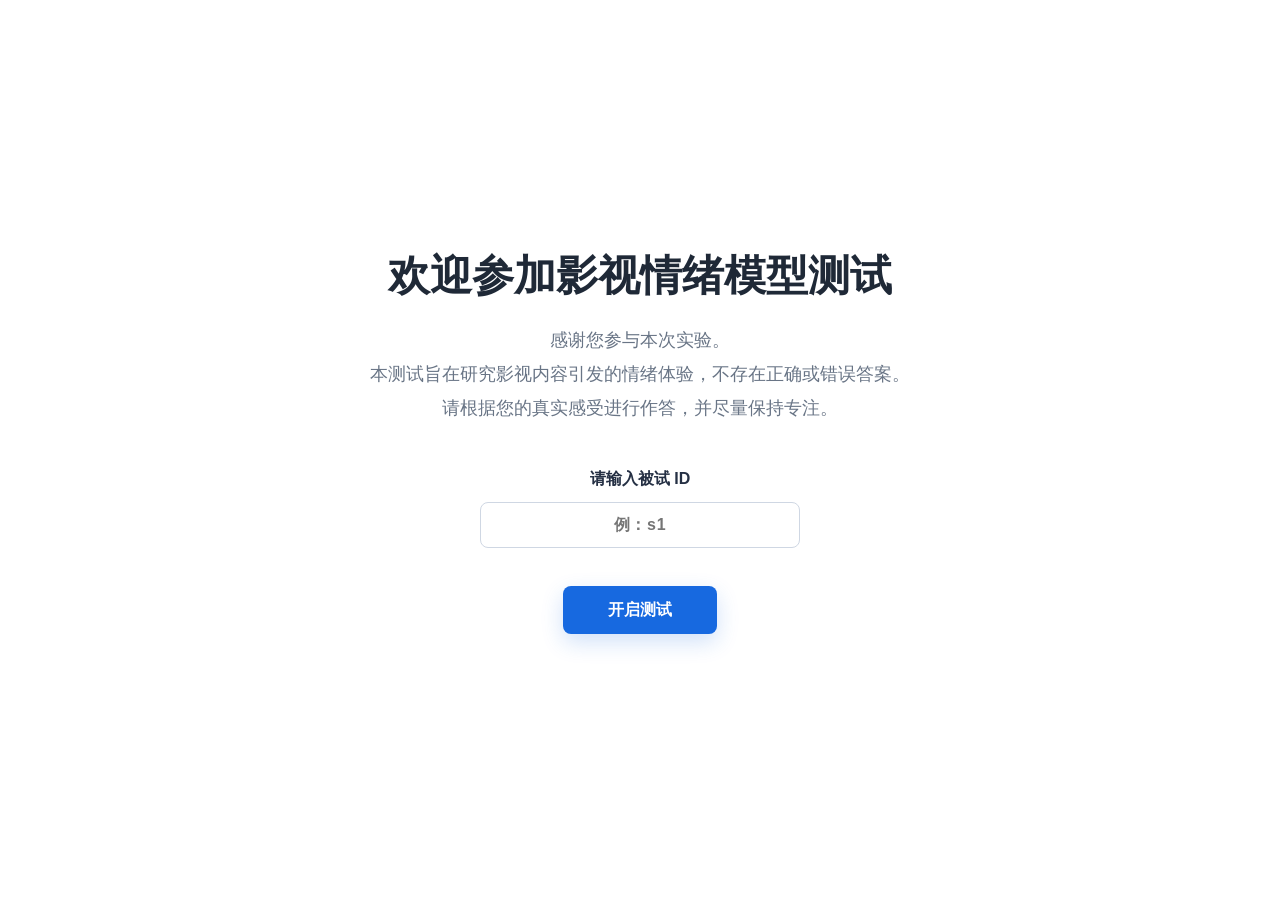
<file: index.html>
<!doctype html>
<html lang="zh-CN">
  <head>
    <meta charset="UTF-8" />
    <meta name="viewport" content="width=device-width, initial-scale=1.0" />
    <title>EEG Emotion Assessment</title>
    <link rel="stylesheet" href="./styles.css" />
  </head>
  <body>
    <main class="app-shell">
      <form
        class="survey-card"
        id="surveyForm"
        name="eeg-emotion-assessment"
        method="POST"
        data-netlify="true"
        netlify-honeypot="bot-field"
        action="/success.html"
        aria-live="polite"
      >
        <input type="hidden" name="form-name" value="eeg-emotion-assessment" />
        <p class="hidden-field">
          <label>Do not fill this out: <input name="bot-field" /></label>
        </p>
        <div id="netlifyFields">
          <input type="hidden" name="participant_id" id="field_participant_id" />
          <input type="hidden" name="submitted_at" id="field_submitted_at" />
          <input type="hidden" name="gender" id="field_gender" />
          <input type="hidden" name="age" id="field_age" />
          <input type="hidden" name="handedness" id="field_handedness" />
          <input type="hidden" name="neurological_disease" id="field_neurological_disease" />
          <input type="hidden" name="neurological_disease_detail" id="field_neurological_disease_detail" />
          <input type="hidden" name="psychological_diagnosis" id="field_psychological_diagnosis" />
          <input type="hidden" name="psychological_diagnosis_detail" id="field_psychological_diagnosis_detail" />
          <input type="hidden" name="head_injury" id="field_head_injury" />
          <input type="hidden" name="head_injury_detail" id="field_head_injury_detail" />
          <input type="hidden" name="cns_medication" id="field_cns_medication" />
          <input type="hidden" name="cns_medication_detail" id="field_cns_medication_detail" />
          <input type="hidden" name="baseline_valence" id="field_baseline_valence" />
          <input type="hidden" name="baseline_arousal" id="field_baseline_arousal" />
          <input type="hidden" name="video1_hold_start_time" id="field_video1_hold_start_time" />
          <input type="hidden" name="video1_hold_complete_time" id="field_video1_hold_complete_time" />
          <input type="hidden" name="video1_hold_duration_ms" id="field_video1_hold_duration_ms" />
          <input type="hidden" name="video1_hold_page_name" id="field_video1_hold_page_name" />
          <input type="hidden" name="video1_overall_valence" id="field_video1_overall_valence" />
          <input type="hidden" name="video1_overall_arousal" id="field_video1_overall_arousal" />
          <input type="hidden" name="video1_timeline_arousal_0s" id="field_video1_timeline_arousal_0s" />
          <input type="hidden" name="video1_timeline_arousal_10s" id="field_video1_timeline_arousal_10s" />
          <input type="hidden" name="video1_timeline_arousal_20s" id="field_video1_timeline_arousal_20s" />
          <input type="hidden" name="video1_timeline_arousal_30s" id="field_video1_timeline_arousal_30s" />
          <input type="hidden" name="video1_timeline_arousal_40s" id="field_video1_timeline_arousal_40s" />
          <input type="hidden" name="video1_timeline_arousal_50s" id="field_video1_timeline_arousal_50s" />
          <input type="hidden" name="video1_timeline_arousal_60s" id="field_video1_timeline_arousal_60s" />
          <input type="hidden" name="video1_timeline_arousal_70s" id="field_video1_timeline_arousal_70s" />
          <input type="hidden" name="video1_timeline_arousal_80s" id="field_video1_timeline_arousal_80s" />
          <input type="hidden" name="video1_timeline_arousal_90s" id="field_video1_timeline_arousal_90s" />
          <input type="hidden" name="video1_familiarity" id="field_video1_familiarity" />
          <input type="hidden" name="video2_hold_start_time" id="field_video2_hold_start_time" />
          <input type="hidden" name="video2_hold_complete_time" id="field_video2_hold_complete_time" />
          <input type="hidden" name="video2_hold_duration_ms" id="field_video2_hold_duration_ms" />
          <input type="hidden" name="video2_hold_page_name" id="field_video2_hold_page_name" />
          <input type="hidden" name="video2_overall_valence" id="field_video2_overall_valence" />
          <input type="hidden" name="video2_overall_arousal" id="field_video2_overall_arousal" />
          <input type="hidden" name="video2_timeline_arousal_0s" id="field_video2_timeline_arousal_0s" />
          <input type="hidden" name="video2_timeline_arousal_10s" id="field_video2_timeline_arousal_10s" />
          <input type="hidden" name="video2_timeline_arousal_20s" id="field_video2_timeline_arousal_20s" />
          <input type="hidden" name="video2_timeline_arousal_30s" id="field_video2_timeline_arousal_30s" />
          <input type="hidden" name="video2_timeline_arousal_40s" id="field_video2_timeline_arousal_40s" />
          <input type="hidden" name="video2_timeline_arousal_50s" id="field_video2_timeline_arousal_50s" />
          <input type="hidden" name="video2_timeline_arousal_60s" id="field_video2_timeline_arousal_60s" />
          <input type="hidden" name="video2_timeline_arousal_70s" id="field_video2_timeline_arousal_70s" />
          <input type="hidden" name="video2_timeline_arousal_80s" id="field_video2_timeline_arousal_80s" />
          <input type="hidden" name="video2_timeline_arousal_90s" id="field_video2_timeline_arousal_90s" />
          <input type="hidden" name="video2_familiarity" id="field_video2_familiarity" />
          <input type="hidden" name="video3_hold_start_time" id="field_video3_hold_start_time" />
          <input type="hidden" name="video3_hold_complete_time" id="field_video3_hold_complete_time" />
          <input type="hidden" name="video3_hold_duration_ms" id="field_video3_hold_duration_ms" />
          <input type="hidden" name="video3_hold_page_name" id="field_video3_hold_page_name" />
          <input type="hidden" name="video3_overall_valence" id="field_video3_overall_valence" />
          <input type="hidden" name="video3_overall_arousal" id="field_video3_overall_arousal" />
          <input type="hidden" name="video3_timeline_arousal_0s" id="field_video3_timeline_arousal_0s" />
          <input type="hidden" name="video3_timeline_arousal_10s" id="field_video3_timeline_arousal_10s" />
          <input type="hidden" name="video3_timeline_arousal_20s" id="field_video3_timeline_arousal_20s" />
          <input type="hidden" name="video3_timeline_arousal_30s" id="field_video3_timeline_arousal_30s" />
          <input type="hidden" name="video3_timeline_arousal_40s" id="field_video3_timeline_arousal_40s" />
          <input type="hidden" name="video3_timeline_arousal_50s" id="field_video3_timeline_arousal_50s" />
          <input type="hidden" name="video3_timeline_arousal_60s" id="field_video3_timeline_arousal_60s" />
          <input type="hidden" name="video3_timeline_arousal_70s" id="field_video3_timeline_arousal_70s" />
          <input type="hidden" name="video3_timeline_arousal_80s" id="field_video3_timeline_arousal_80s" />
          <input type="hidden" name="video3_timeline_arousal_90s" id="field_video3_timeline_arousal_90s" />
          <input type="hidden" name="video3_familiarity" id="field_video3_familiarity" />
          <input type="hidden" name="video4_hold_start_time" id="field_video4_hold_start_time" />
          <input type="hidden" name="video4_hold_complete_time" id="field_video4_hold_complete_time" />
          <input type="hidden" name="video4_hold_duration_ms" id="field_video4_hold_duration_ms" />
          <input type="hidden" name="video4_hold_page_name" id="field_video4_hold_page_name" />
          <input type="hidden" name="video4_overall_valence" id="field_video4_overall_valence" />
          <input type="hidden" name="video4_overall_arousal" id="field_video4_overall_arousal" />
          <input type="hidden" name="video4_timeline_arousal_0s" id="field_video4_timeline_arousal_0s" />
          <input type="hidden" name="video4_timeline_arousal_10s" id="field_video4_timeline_arousal_10s" />
          <input type="hidden" name="video4_timeline_arousal_20s" id="field_video4_timeline_arousal_20s" />
          <input type="hidden" name="video4_timeline_arousal_30s" id="field_video4_timeline_arousal_30s" />
          <input type="hidden" name="video4_timeline_arousal_40s" id="field_video4_timeline_arousal_40s" />
          <input type="hidden" name="video4_timeline_arousal_50s" id="field_video4_timeline_arousal_50s" />
          <input type="hidden" name="video4_timeline_arousal_60s" id="field_video4_timeline_arousal_60s" />
          <input type="hidden" name="video4_timeline_arousal_70s" id="field_video4_timeline_arousal_70s" />
          <input type="hidden" name="video4_timeline_arousal_80s" id="field_video4_timeline_arousal_80s" />
          <input type="hidden" name="video4_timeline_arousal_90s" id="field_video4_timeline_arousal_90s" />
          <input type="hidden" name="video4_familiarity" id="field_video4_familiarity" />
          <input type="hidden" name="video5_hold_start_time" id="field_video5_hold_start_time" />
          <input type="hidden" name="video5_hold_complete_time" id="field_video5_hold_complete_time" />
          <input type="hidden" name="video5_hold_duration_ms" id="field_video5_hold_duration_ms" />
          <input type="hidden" name="video5_hold_page_name" id="field_video5_hold_page_name" />
          <input type="hidden" name="video5_overall_valence" id="field_video5_overall_valence" />
          <input type="hidden" name="video5_overall_arousal" id="field_video5_overall_arousal" />
          <input type="hidden" name="video5_timeline_arousal_0s" id="field_video5_timeline_arousal_0s" />
          <input type="hidden" name="video5_timeline_arousal_10s" id="field_video5_timeline_arousal_10s" />
          <input type="hidden" name="video5_timeline_arousal_20s" id="field_video5_timeline_arousal_20s" />
          <input type="hidden" name="video5_timeline_arousal_30s" id="field_video5_timeline_arousal_30s" />
          <input type="hidden" name="video5_timeline_arousal_40s" id="field_video5_timeline_arousal_40s" />
          <input type="hidden" name="video5_timeline_arousal_50s" id="field_video5_timeline_arousal_50s" />
          <input type="hidden" name="video5_timeline_arousal_60s" id="field_video5_timeline_arousal_60s" />
          <input type="hidden" name="video5_timeline_arousal_70s" id="field_video5_timeline_arousal_70s" />
          <input type="hidden" name="video5_timeline_arousal_80s" id="field_video5_timeline_arousal_80s" />
          <input type="hidden" name="video5_timeline_arousal_90s" id="field_video5_timeline_arousal_90s" />
          <input type="hidden" name="video5_familiarity" id="field_video5_familiarity" />
          <input type="hidden" name="video6_hold_start_time" id="field_video6_hold_start_time" />
          <input type="hidden" name="video6_hold_complete_time" id="field_video6_hold_complete_time" />
          <input type="hidden" name="video6_hold_duration_ms" id="field_video6_hold_duration_ms" />
          <input type="hidden" name="video6_hold_page_name" id="field_video6_hold_page_name" />
          <input type="hidden" name="video6_overall_valence" id="field_video6_overall_valence" />
          <input type="hidden" name="video6_overall_arousal" id="field_video6_overall_arousal" />
          <input type="hidden" name="video6_timeline_arousal_0s" id="field_video6_timeline_arousal_0s" />
          <input type="hidden" name="video6_timeline_arousal_10s" id="field_video6_timeline_arousal_10s" />
          <input type="hidden" name="video6_timeline_arousal_20s" id="field_video6_timeline_arousal_20s" />
          <input type="hidden" name="video6_timeline_arousal_30s" id="field_video6_timeline_arousal_30s" />
          <input type="hidden" name="video6_timeline_arousal_40s" id="field_video6_timeline_arousal_40s" />
          <input type="hidden" name="video6_timeline_arousal_50s" id="field_video6_timeline_arousal_50s" />
          <input type="hidden" name="video6_timeline_arousal_60s" id="field_video6_timeline_arousal_60s" />
          <input type="hidden" name="video6_timeline_arousal_70s" id="field_video6_timeline_arousal_70s" />
          <input type="hidden" name="video6_timeline_arousal_80s" id="field_video6_timeline_arousal_80s" />
          <input type="hidden" name="video6_timeline_arousal_90s" id="field_video6_timeline_arousal_90s" />
          <input type="hidden" name="video6_familiarity" id="field_video6_familiarity" />
          <input type="hidden" name="video7_hold_start_time" id="field_video7_hold_start_time" />
          <input type="hidden" name="video7_hold_complete_time" id="field_video7_hold_complete_time" />
          <input type="hidden" name="video7_hold_duration_ms" id="field_video7_hold_duration_ms" />
          <input type="hidden" name="video7_hold_page_name" id="field_video7_hold_page_name" />
          <input type="hidden" name="video7_overall_valence" id="field_video7_overall_valence" />
          <input type="hidden" name="video7_overall_arousal" id="field_video7_overall_arousal" />
          <input type="hidden" name="video7_timeline_arousal_0s" id="field_video7_timeline_arousal_0s" />
          <input type="hidden" name="video7_timeline_arousal_10s" id="field_video7_timeline_arousal_10s" />
          <input type="hidden" name="video7_timeline_arousal_20s" id="field_video7_timeline_arousal_20s" />
          <input type="hidden" name="video7_timeline_arousal_30s" id="field_video7_timeline_arousal_30s" />
          <input type="hidden" name="video7_timeline_arousal_40s" id="field_video7_timeline_arousal_40s" />
          <input type="hidden" name="video7_timeline_arousal_50s" id="field_video7_timeline_arousal_50s" />
          <input type="hidden" name="video7_timeline_arousal_60s" id="field_video7_timeline_arousal_60s" />
          <input type="hidden" name="video7_timeline_arousal_70s" id="field_video7_timeline_arousal_70s" />
          <input type="hidden" name="video7_timeline_arousal_80s" id="field_video7_timeline_arousal_80s" />
          <input type="hidden" name="video7_timeline_arousal_90s" id="field_video7_timeline_arousal_90s" />
          <input type="hidden" name="video7_familiarity" id="field_video7_familiarity" />
          <input type="hidden" name="video8_hold_start_time" id="field_video8_hold_start_time" />
          <input type="hidden" name="video8_hold_complete_time" id="field_video8_hold_complete_time" />
          <input type="hidden" name="video8_hold_duration_ms" id="field_video8_hold_duration_ms" />
          <input type="hidden" name="video8_hold_page_name" id="field_video8_hold_page_name" />
          <input type="hidden" name="video8_overall_valence" id="field_video8_overall_valence" />
          <input type="hidden" name="video8_overall_arousal" id="field_video8_overall_arousal" />
          <input type="hidden" name="video8_timeline_arousal_0s" id="field_video8_timeline_arousal_0s" />
          <input type="hidden" name="video8_timeline_arousal_10s" id="field_video8_timeline_arousal_10s" />
          <input type="hidden" name="video8_timeline_arousal_20s" id="field_video8_timeline_arousal_20s" />
          <input type="hidden" name="video8_timeline_arousal_30s" id="field_video8_timeline_arousal_30s" />
          <input type="hidden" name="video8_timeline_arousal_40s" id="field_video8_timeline_arousal_40s" />
          <input type="hidden" name="video8_timeline_arousal_50s" id="field_video8_timeline_arousal_50s" />
          <input type="hidden" name="video8_timeline_arousal_60s" id="field_video8_timeline_arousal_60s" />
          <input type="hidden" name="video8_timeline_arousal_70s" id="field_video8_timeline_arousal_70s" />
          <input type="hidden" name="video8_timeline_arousal_80s" id="field_video8_timeline_arousal_80s" />
          <input type="hidden" name="video8_timeline_arousal_90s" id="field_video8_timeline_arousal_90s" />
          <input type="hidden" name="video8_familiarity" id="field_video8_familiarity" />
          <input type="hidden" name="video9_hold_start_time" id="field_video9_hold_start_time" />
          <input type="hidden" name="video9_hold_complete_time" id="field_video9_hold_complete_time" />
          <input type="hidden" name="video9_hold_duration_ms" id="field_video9_hold_duration_ms" />
          <input type="hidden" name="video9_hold_page_name" id="field_video9_hold_page_name" />
          <input type="hidden" name="video9_overall_valence" id="field_video9_overall_valence" />
          <input type="hidden" name="video9_overall_arousal" id="field_video9_overall_arousal" />
          <input type="hidden" name="video9_timeline_arousal_0s" id="field_video9_timeline_arousal_0s" />
          <input type="hidden" name="video9_timeline_arousal_10s" id="field_video9_timeline_arousal_10s" />
          <input type="hidden" name="video9_timeline_arousal_20s" id="field_video9_timeline_arousal_20s" />
          <input type="hidden" name="video9_timeline_arousal_30s" id="field_video9_timeline_arousal_30s" />
          <input type="hidden" name="video9_timeline_arousal_40s" id="field_video9_timeline_arousal_40s" />
          <input type="hidden" name="video9_timeline_arousal_50s" id="field_video9_timeline_arousal_50s" />
          <input type="hidden" name="video9_timeline_arousal_60s" id="field_video9_timeline_arousal_60s" />
          <input type="hidden" name="video9_timeline_arousal_70s" id="field_video9_timeline_arousal_70s" />
          <input type="hidden" name="video9_timeline_arousal_80s" id="field_video9_timeline_arousal_80s" />
          <input type="hidden" name="video9_timeline_arousal_90s" id="field_video9_timeline_arousal_90s" />
          <input type="hidden" name="video9_familiarity" id="field_video9_familiarity" />
        </div>

        <header class="page-header">
          <div class="progress-label" id="progressLabel">Baseline</div>
          <div class="progress-track" aria-hidden="true">
            <div class="progress-fill" id="progressFill"></div>
          </div>
        </header>

        <div id="pageContent"></div>

        <footer class="page-footer">
          <div class="save-status" id="saveStatus" role="status" aria-live="polite"></div>
          <button class="next-button" id="nextButton" type="button" disabled>下一页</button>
        </footer>
      </form>
    </main>

    <script src="./app.js"></script>
  </body>
</html>
</file>
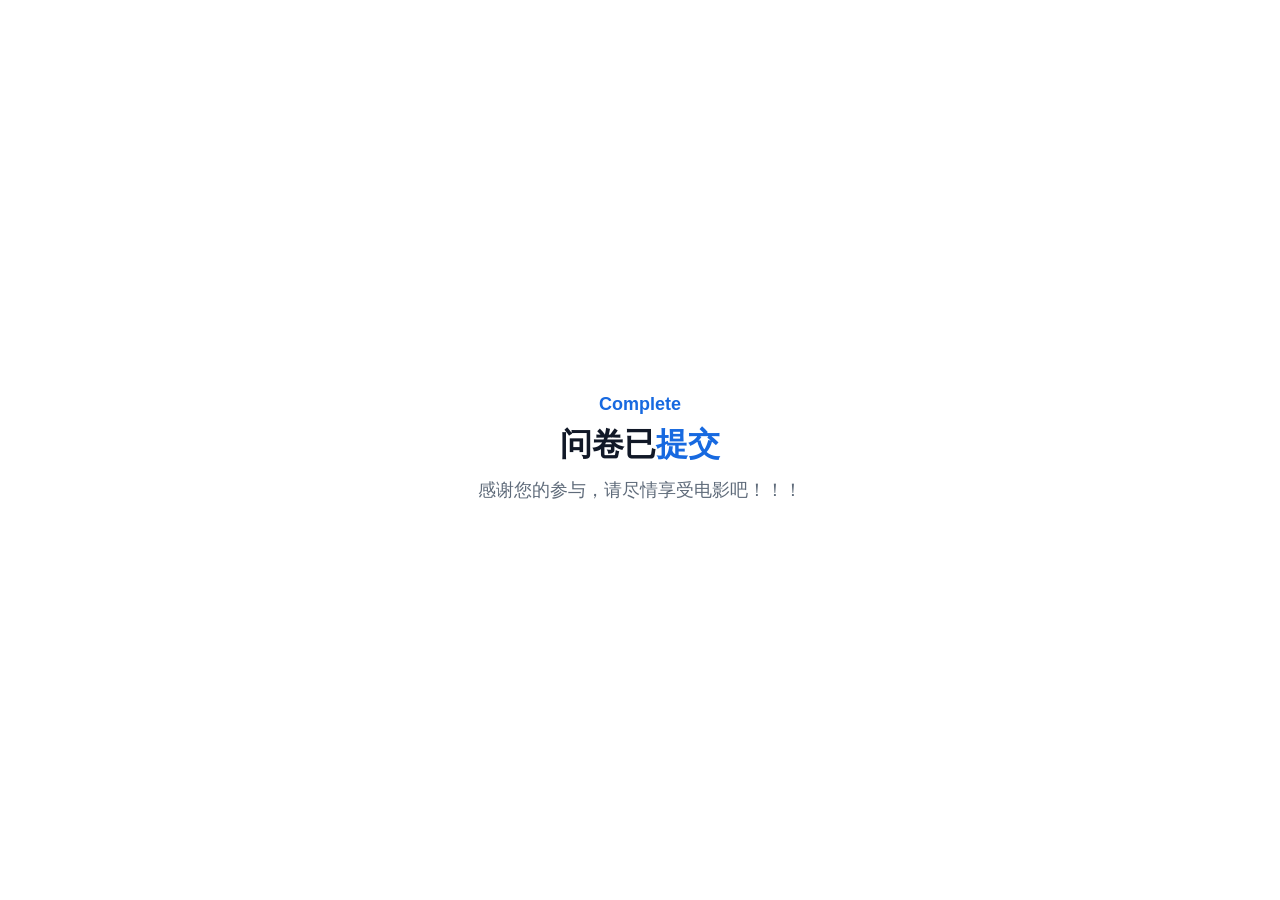
<file: success.html>
<!doctype html>
<html lang="zh-CN">
  <head>
    <meta charset="UTF-8" />
    <meta name="viewport" content="width=device-width, initial-scale=1.0" />
    <title>Submission Complete</title>
    <link rel="stylesheet" href="./styles.css" />
  </head>
  <body>
    <main class="app-shell">
      <section class="survey-card success-card">
        <div class="success-confetti-layer" id="successConfettiLayer" aria-hidden="true"></div>
        <div>
          <div class="progress-label">Complete</div>
          <h1 class="page-title">问卷已<span class="success-title-mark" id="submitBurstOrigin">提交</span></h1>
          <p class="page-description">感谢您的参与，请尽情享受电影吧！！！</p>
        </div>
      </section>
    </main>
    <script>
      (function () {
        const layer = document.getElementById("successConfettiLayer");
        const origin = document.getElementById("submitBurstOrigin");
        if (!layer || !origin) return;

        const layerRect = layer.getBoundingClientRect();
        const originRect = origin.getBoundingClientRect();
        const originX = originRect.left + originRect.width / 2 - layerRect.left;
        const originY = originRect.top + originRect.height / 2 - layerRect.top;
        const colors = ["#1769e0", "#8ac21a", "#ffc21a", "#f2632b"];

        for (let index = 0; index < 96; index += 1) {
          const piece = document.createElement("span");
          const angle = Math.random() * Math.PI * 2;
          const distance = 150 + Math.random() * 360;
          const tx = Math.cos(angle) * distance;
          const ty = Math.sin(angle) * distance + 160 + Math.random() * 120;
          piece.className = Math.random() > 0.18 ? "success-confetti-piece" : "success-confetti-ribbon";
          piece.style.setProperty("--origin-x", `${originX}px`);
          piece.style.setProperty("--origin-y", `${originY}px`);
          piece.style.setProperty("--tx", `${tx}px`);
          piece.style.setProperty("--ty", `${ty}px`);
          piece.style.setProperty("--rot", `${Math.random() * 720 - 360}deg`);
          piece.style.setProperty("--delay", `${Math.random() * 0.35}s`);
          piece.style.background = colors[index % colors.length];
          layer.appendChild(piece);
        }

        setTimeout(() => layer.replaceChildren(), 3400);
      })();
    </script>
  </body>
</html>
</file>
<file: styles.css>
:root {
  --blue: #1769e0;
  --blue-dark: #0f55bd;
  --green: #8ac21a;
  --yellow: #ffc21a;
  --orange: #f2632b;
  --text: #111827;
  --muted: #5f6b7a;
  --line: #111827;
  --soft-line: #d8dee8;
  --panel-line: #e6ebf2;
  --disabled: #c7ced8;
  --background: #ffffff;
  --error: #c2410c;
}

* {
  box-sizing: border-box;
}

html,
body {
  width: 100%;
  min-height: 100%;
  margin: 0;
}

body {
  background: var(--background);
  color: var(--text);
  font-family: Arial, "Microsoft YaHei", "PingFang SC", sans-serif;
  font-size: 16px;
}

button,
input {
  font: inherit;
}

button {
  border-radius: 8px;
}

.hidden-field,
#netlifyFields {
  display: none;
}

.app-shell {
  min-height: 100vh;
  display: flex;
  align-items: center;
  justify-content: center;
  padding: 36px;
}

.survey-card {
  width: min(1320px, calc(100vw - 72px));
  min-height: min(920px, calc(100vh - 72px));
  display: flex;
  flex-direction: column;
}

.success-card {
  position: relative;
  justify-content: center;
  align-items: center;
  text-align: center;
  overflow: hidden;
}

.page-header {
  flex: 0 0 auto;
  margin-bottom: 30px;
}

.landing-mode .page-header,
.landing-mode .page-footer {
  display: none;
}

.progress-label {
  color: var(--blue);
  font-size: 18px;
  font-weight: 700;
  letter-spacing: 0;
  margin-bottom: 10px;
}

.progress-track {
  width: 100%;
  height: 4px;
  background: #edf1f7;
}

.progress-fill {
  width: 0%;
  height: 100%;
  background: var(--blue);
  transition: width 160ms ease;
}

#pageContent {
  flex: 1 1 auto;
}

.page-slide-out {
  animation: pageExit 180ms ease forwards;
}

.page-slide-in {
  animation: pageEnter 260ms ease forwards;
}

@keyframes pageExit {
  from {
    opacity: 1;
    transform: translateY(0);
  }
  to {
    opacity: 0;
    transform: translateY(-28px);
  }
}

@keyframes pageEnter {
  from {
    opacity: 0;
    transform: translateY(42px);
  }
  to {
    opacity: 1;
    transform: translateY(0);
  }
}

.landing-page {
  position: relative;
  min-height: min(920px, calc(100vh - 72px));
  display: flex;
  flex-direction: column;
  align-items: center;
  justify-content: center;
  text-align: center;
  overflow: hidden;
  padding: 56px 24px 72px;
}

.brand-logo {
  display: flex;
  align-items: center;
  justify-content: center;
  gap: 22px;
  margin-bottom: 54px;
}

.brand-mark {
  position: relative;
  width: 118px;
  height: 82px;
}

.arc {
  position: absolute;
  display: block;
  border-radius: 999px 999px 16px 999px;
  transform-origin: center;
}

.arc-yellow {
  width: 92px;
  height: 34px;
  left: 0;
  top: 5px;
  background: var(--yellow);
  transform: rotate(-25deg);
}

.arc-orange {
  width: 80px;
  height: 26px;
  left: 43px;
  top: 10px;
  background: var(--orange);
  transform: rotate(16deg);
}

.arc-green {
  width: 108px;
  height: 28px;
  left: 10px;
  top: 42px;
  background: var(--green);
  transform: rotate(-14deg);
}

.arc-blue {
  width: 58px;
  height: 24px;
  right: 0;
  bottom: 1px;
  background: #27aadd;
  transform: rotate(-24deg);
}

.brand-word {
  color: #505050;
  font-size: 54px;
  line-height: 1;
  font-weight: 800;
  letter-spacing: 0;
}

.landing-title {
  margin: 0 0 22px;
  font-size: 42px;
  line-height: 1.22;
  font-weight: 800;
  color: #1f2937;
}

.landing-copy {
  margin: 0;
  color: #697586;
  font-size: 18px;
  line-height: 1.9;
}

.landing-input-area {
  width: 320px;
  margin-top: 44px;
}

.field-label {
  display: block;
  margin-bottom: 12px;
  color: #253044;
  font-size: 16px;
  font-weight: 700;
}

.text-input {
  width: 100%;
  height: 46px;
  border: 1px solid #cfd7e3;
  border-radius: 8px;
  background: #fff;
  color: var(--text);
  padding: 0 14px;
  outline: none;
  transition: border-color 160ms ease, box-shadow 160ms ease;
}

.text-input:focus {
  border-color: var(--blue);
  box-shadow: 0 0 0 3px rgba(23, 105, 224, 0.14);
}

.participant-input {
  text-align: center;
  font-weight: 700;
  letter-spacing: 0.04em;
}

.field-error {
  min-height: 22px;
  margin-top: 8px;
  color: var(--error);
  font-size: 14px;
  line-height: 1.45;
}

.start-button {
  min-width: 154px;
  height: 48px;
  border: 0;
  margin-top: 8px;
  background: var(--blue);
  color: #fff;
  font-weight: 800;
  cursor: pointer;
  box-shadow: 0 8px 22px rgba(23, 105, 224, 0.2);
  transition: transform 140ms ease, background 140ms ease, box-shadow 140ms ease;
}

.start-button:hover {
  background: var(--blue-dark);
  transform: scale(1.025);
  box-shadow: 0 10px 26px rgba(23, 105, 224, 0.26);
}

.start-button:active {
  transform: scale(0.98);
}

.start-button:disabled {
  cursor: default;
  transform: none;
  opacity: 0.78;
}

.landing-fade {
  opacity: 0;
  animation: fadeUp 780ms ease forwards;
}

.delay-1 {
  animation-delay: 60ms;
}

.delay-2 {
  animation-delay: 160ms;
}

.delay-3 {
  animation-delay: 260ms;
}

.delay-4 {
  animation-delay: 380ms;
}

.delay-5 {
  animation-delay: 500ms;
}

@keyframes fadeUp {
  from {
    opacity: 0;
    transform: translateY(14px);
  }
  to {
    opacity: 1;
    transform: translateY(0);
  }
}

.confetti-layer {
  pointer-events: none;
  position: absolute;
  inset: 0;
  overflow: hidden;
}

.confetti-piece,
.confetti-ribbon {
  position: absolute;
  left: 50%;
  top: 40%;
  opacity: 0;
  animation: confettiBurst 3s cubic-bezier(0.16, 0.84, 0.32, 1) var(--delay) forwards;
}

.confetti-piece {
  width: 8px;
  height: 14px;
  border-radius: 2px;
}

.confetti-ribbon {
  width: 22px;
  height: 5px;
  border-radius: 999px;
}

@keyframes confettiBurst {
  0% {
    opacity: 0;
    transform: translate(-50%, -50%) scale(0.8) rotate(0deg);
  }
  10% {
    opacity: 0.92;
  }
  70% {
    opacity: 0.78;
  }
  100% {
    opacity: 0;
    transform: translate(calc(-50% + var(--tx)), calc(-50% + var(--ty))) scale(1) rotate(var(--rot));
  }
}

.content-grid {
  display: grid;
  grid-template-columns: 1fr 1fr;
  gap: 28px 44px;
}

.intro {
  grid-column: 1 / -1;
  max-width: 980px;
}

.page-title {
  margin: 0 0 12px;
  font-size: 32px;
  line-height: 1.2;
  font-weight: 800;
  color: var(--text);
}

.page-description {
  margin: 0;
  color: var(--muted);
  font-size: 18px;
  line-height: 1.7;
  white-space: pre-line;
}

.question {
  border-top: 1px solid var(--soft-line);
  padding-top: 22px;
}

.question.wide {
  grid-column: 1 / -1;
}

.question-index {
  color: var(--blue);
  font-size: 14px;
  font-weight: 800;
  margin-bottom: 8px;
}

.question-name {
  color: var(--muted);
  font-size: 15px;
  font-weight: 700;
  margin-bottom: 8px;
}

.question-title {
  margin: 0 0 8px;
  font-size: 22px;
  line-height: 1.35;
  font-weight: 800;
}

.question-hint {
  margin: 0 0 18px;
  color: var(--muted);
  line-height: 1.65;
  white-space: pre-line;
}

.scale {
  width: 100%;
}

.scale-endpoints {
  display: flex;
  justify-content: space-between;
  align-items: center;
  margin-bottom: 10px;
  color: var(--text);
  font-size: 16px;
  font-weight: 700;
}

.scale-emojis {
  display: grid;
  grid-template-columns: repeat(5, 1fr);
  margin: 0 20px 12px;
  color: var(--text);
  font-size: 24px;
  text-align: center;
}

.scale-options {
  display: grid;
  grid-template-columns: repeat(var(--count), 1fr);
  gap: 0;
  align-items: center;
}

.score-option {
  display: flex;
  justify-content: center;
  align-items: center;
  min-height: 34px;
  border: 0;
  background: transparent;
  cursor: pointer;
}

.score-dot {
  width: 20px;
  height: 20px;
  border: 2px solid var(--line);
  border-radius: 50%;
  background: #fff;
}

.score-option.selected .score-dot {
  background: var(--blue);
}

.score-option:focus-visible .score-dot {
  outline: 3px solid rgba(23, 105, 224, 0.25);
  outline-offset: 3px;
}

.score-numbers {
  display: grid;
  grid-template-columns: repeat(var(--count), 1fr);
  margin-top: 4px;
  color: var(--muted);
  font-size: 13px;
  text-align: center;
}

.info-page {
  display: flex;
  flex-direction: column;
  gap: 22px;
}

.info-card {
  border: 1px solid var(--panel-line);
  border-radius: 8px;
  background: #fff;
  padding: 26px 32px;
  box-shadow: 0 8px 24px rgba(17, 24, 39, 0.045);
}

.card-enter {
  opacity: 0;
  animation: cardEnter 300ms ease forwards;
}

@keyframes cardEnter {
  from {
    opacity: 0;
    transform: translateY(12px);
  }
  to {
    opacity: 1;
    transform: translateY(0);
  }
}

.info-card-title {
  margin: 0 0 22px;
  color: var(--text);
  font-size: 20px;
  font-weight: 800;
}

.info-card-note,
.ethics-note {
  margin: 0 0 22px;
  color: var(--muted);
  line-height: 1.65;
}

.ethics-note {
  margin: 0;
  text-align: center;
  font-size: 14px;
  color: #8a94a6;
}

.form-row {
  display: grid;
  grid-template-columns: 190px 1fr;
  align-items: center;
  gap: 18px 28px;
  padding: 18px 0;
  border-top: 1px solid #eef2f7;
}

.form-row:first-of-type {
  border-top: 0;
}

.form-row-title,
.health-question {
  color: var(--text);
  font-weight: 700;
  line-height: 1.55;
}

.radio-group {
  display: flex;
  align-items: center;
  gap: 26px;
  flex-wrap: wrap;
}

.radio-group.compact {
  margin-top: 12px;
}

.material-radio {
  display: inline-flex;
  align-items: center;
  gap: 9px;
  color: #273244;
  cursor: pointer;
  user-select: none;
}

.material-radio input {
  appearance: none;
  width: 18px;
  height: 18px;
  border: 2px solid #a8b2c1;
  border-radius: 50%;
  background: #fff;
  display: grid;
  place-content: center;
  cursor: pointer;
}

.material-radio input::before {
  content: "";
  width: 8px;
  height: 8px;
  border-radius: 50%;
  transform: scale(0);
  background: var(--blue);
  transition: transform 120ms ease;
}

.material-radio input:checked {
  border-color: var(--blue);
}

.material-radio input:checked::before {
  transform: scale(1);
}

.material-radio input:focus-visible {
  outline: 3px solid rgba(23, 105, 224, 0.18);
  outline-offset: 2px;
}

.age-input-wrap {
  display: flex;
  align-items: center;
  gap: 10px;
  max-width: 260px;
}

.age-unit {
  color: var(--muted);
  white-space: nowrap;
}

.row-error {
  grid-column: 2 / -1;
  margin-top: -10px;
}

.health-row {
  padding: 20px 0;
  border-top: 1px solid #eef2f7;
}

.detail-panel {
  max-height: 0;
  overflow: hidden;
  opacity: 0;
  transform: translateY(-4px);
  transition: max-height 200ms ease, opacity 200ms ease, transform 200ms ease, margin 200ms ease;
}

.health-row.expanded .detail-panel {
  max-height: 92px;
  opacity: 1;
  margin-top: 14px;
  transform: translateY(0);
}

.detail-label {
  display: block;
  margin-bottom: 8px;
  color: var(--muted);
  font-size: 14px;
  font-weight: 700;
}

.detail-input {
  max-width: 620px;
}

.timeline-wrap {
  display: block;
  width: 100%;
}

.timeline-y-labels {
  height: 410px;
  display: grid;
  grid-template-rows: repeat(9, 1fr);
  align-items: center;
  color: var(--text);
  font-size: 16px;
  padding-top: 18px;
  padding-bottom: 2px;
}

.timeline-y-row {
  display: flex;
  align-items: center;
  justify-content: flex-end;
  gap: 8px;
  min-height: 0;
}

.timeline-y-row .emoji-label {
  width: 28px;
  text-align: center;
  font-size: 20px;
}

.timeline-area {
  min-width: 0;
}

.timeline-svg {
  width: 100%;
  height: 480px;
  display: block;
  touch-action: none;
  user-select: none;
}

.grid-line {
  stroke: var(--line);
  stroke-width: 1;
}

.rail-line {
  stroke: var(--line);
  stroke-width: 3;
}

.timeline-polyline {
  fill: none;
  stroke: var(--blue);
  stroke-width: 4;
  stroke-linejoin: round;
  stroke-linecap: round;
}

.timeline-value-box {
  fill: #fff;
  stroke: var(--blue);
  stroke-width: 2;
}

.timeline-value-text {
  fill: var(--blue);
  font-size: 14px;
  font-weight: 800;
  text-anchor: middle;
  user-select: none;
  pointer-events: none;
}

.timeline-node {
  fill: #fff;
  stroke: var(--line);
  stroke-width: 2;
  cursor: ns-resize;
}

.timeline-node:focus {
  outline: none;
}

.timeline-axis-number,
.timeline-axis-time {
  fill: var(--muted);
  font-size: 18px;
  font-weight: 700;
  text-anchor: middle;
}

.timeline-axis-emoji {
  fill: var(--text);
  font-size: 22px;
  text-anchor: middle;
}

.timeline-time-labels {
  display: none;
}

.page-footer {
  flex: 0 0 auto;
  display: flex;
  align-items: center;
  gap: 18px;
  justify-content: flex-end;
  padding-top: 26px;
}

.save-status {
  min-height: 22px;
  color: var(--muted);
  font-size: 15px;
}

.save-status.success {
  color: var(--blue);
}

.save-status.error {
  color: var(--text);
}

.next-button {
  min-width: 138px;
  height: 46px;
  border: 0;
  background: var(--disabled);
  color: #fff;
  font-weight: 800;
  cursor: default;
  transition: background 160ms ease, transform 120ms ease, box-shadow 160ms ease;
}

.next-button.enabled {
  background: var(--blue);
  cursor: pointer;
}

.next-button.enabled:hover {
  background: var(--blue-dark);
  box-shadow: 0 6px 16px rgba(23, 105, 224, 0.18);
}

.next-button.enabled:active {
  transform: translateY(1px);
}

.next-button:focus-visible {
  outline: 3px solid rgba(23, 105, 224, 0.28);
  outline-offset: 3px;
}

@media (max-width: 1100px) {
  .app-shell {
    align-items: flex-start;
    padding: 24px;
  }

  .survey-card {
    width: 100%;
    min-height: calc(100vh - 48px);
  }

  .content-grid {
    grid-template-columns: 1fr;
  }

  .brand-logo {
    flex-direction: column;
    gap: 18px;
  }

  .brand-word {
    font-size: 42px;
  }

  .form-row {
    grid-template-columns: 1fr;
    gap: 12px;
  }

  .row-error {
    grid-column: 1;
  }
}

.success-confetti-layer {
  pointer-events: none;
  position: absolute;
  inset: 0;
  overflow: hidden;
}

.success-confetti-piece,
.success-confetti-ribbon {
  position: absolute;
  left: var(--origin-x, 50%);
  top: var(--origin-y, 46%);
  opacity: 0;
  animation: confettiBurst 3s cubic-bezier(0.16, 0.84, 0.32, 1) var(--delay) forwards;
}

.success-confetti-piece {
  width: 8px;
  height: 14px;
  border-radius: 2px;
}

.success-confetti-ribbon {
  width: 22px;
  height: 5px;
  border-radius: 999px;
}

.success-title-mark {
  color: var(--blue);
}

.brand-logo-image {
  display: block;
  width: min(540px, 72vw);
  height: auto;
}

.prep-mode .page-footer,
.video-mode .page-footer {
  display: none;
}

.video-prep-page {
  min-height: 690px;
  display: flex;
  flex-direction: column;
  align-items: center;
  justify-content: center;
  text-align: center;
  padding: 36px 24px 56px;
}

.prep-accent {
  width: 68px;
  height: 4px;
  border-radius: 999px;
  background: var(--blue);
  margin-bottom: 30px;
}

.video-prep-page .page-title {
  margin-bottom: 16px;
  font-size: 36px;
}

.prep-copy,
.prep-note {
  max-width: 720px;
  margin: 0;
  color: var(--muted);
  font-size: 18px;
  line-height: 1.85;
}

.prep-note {
  margin-top: 8px;
}

.hold-button {
  --hold-progress: 0deg;
  width: 126px;
  height: 126px;
  border: 0;
  border-radius: 50%;
  margin-top: 46px;
  padding: 5px;
  background: conic-gradient(from -90deg, var(--blue) 0deg var(--hold-progress), #d9e0ea var(--hold-progress) 360deg);
  color: #273244;
  cursor: pointer;
  touch-action: none;
  user-select: none;
  -webkit-user-select: none;
  -webkit-touch-callout: none;
  box-shadow: 0 10px 26px rgba(17, 24, 39, 0.08);
  transition: transform 140ms ease, box-shadow 140ms ease;
}

.hold-button-core {
  width: 100%;
  height: 100%;
  display: grid;
  place-items: center;
  border-radius: 50%;
  background: #fff;
  font-weight: 800;
}

.hold-button.is-holding {
  transform: scale(0.965);
  box-shadow: 0 6px 18px rgba(17, 24, 39, 0.12);
}

.hold-button.is-complete {
  box-shadow: 0 0 0 12px rgba(23, 105, 224, 0.12), 0 10px 26px rgba(23, 105, 224, 0.18);
}

.hold-button:focus-visible {
  outline: 3px solid rgba(23, 105, 224, 0.26);
  outline-offset: 5px;
}

.hold-hint {
  min-height: 24px;
  margin: 18px 0 0;
  color: var(--muted);
  font-size: 15px;
}

.timeline-svg {
  pointer-events: none;
}

.timeline-node {
  cursor: default;
  pointer-events: none;
}

.timeline-slider-instruction {
  margin: 12px 0 18px;
  color: #273244;
  font-size: 18px;
  font-weight: 700;
  text-align: center;
}

.timeline-slider-group {
  width: calc(100% - 112px);
  margin-left: 112px;
  padding-top: 4px;
}

.timeline-slider-emojis {
  display: grid;
  grid-template-columns: repeat(5, 1fr);
  margin: 0 0 10px 58px;
  color: var(--text);
  font-size: 22px;
  text-align: center;
}

.timeline-slider-row {
  display: grid;
  grid-template-columns: 48px 1fr;
  align-items: center;
  gap: 12px;
  min-height: 57px;
}

.timeline-slider-time {
  color: var(--muted);
  font-size: 14px;
  font-weight: 800;
}

.timeline-slider-control {
  --slider-progress: 50%;
  position: relative;
  display: block;
  padding-top: 26px;
}

.timeline-slider-bubble {
  position: absolute;
  left: var(--slider-progress);
  top: 0;
  width: 28px;
  height: 22px;
  display: grid;
  place-items: center;
  border: 2px solid var(--blue);
  border-radius: 4px;
  background: #fff;
  color: var(--blue);
  font-size: 13px;
  font-weight: 800;
  transform: translateX(-50%);
  pointer-events: none;
}

.timeline-slider {
  --slider-progress: 50%;
  width: 100%;
  height: 6px;
  border-radius: 999px;
  appearance: none;
  background: linear-gradient(to right, var(--blue) 0%, var(--blue) var(--slider-progress), #d9e0ea var(--slider-progress), #d9e0ea 100%);
  outline: none;
  cursor: pointer;
}

.timeline-slider::-webkit-slider-thumb {
  appearance: none;
  width: 20px;
  height: 20px;
  border: 3px solid #fff;
  border-radius: 50%;
  background: var(--blue);
  box-shadow: 0 1px 6px rgba(17, 24, 39, 0.18);
}

.timeline-slider::-moz-range-thumb {
  width: 16px;
  height: 16px;
  border: 3px solid #fff;
  border-radius: 50%;
  background: var(--blue);
  box-shadow: 0 1px 6px rgba(17, 24, 39, 0.18);
}

.timeline-slider::-moz-range-track {
  height: 6px;
  border: 0;
  border-radius: 999px;
  background: #d9e0ea;
}

.timeline-slider:focus-visible {
  box-shadow: 0 0 0 4px rgba(23, 105, 224, 0.16);
}

@media (max-width: 1100px) {
  .video-prep-page {
    min-height: 620px;
  }

  .timeline-slider-group {
    width: 100%;
    margin-left: 0;
  }
}
</file>
